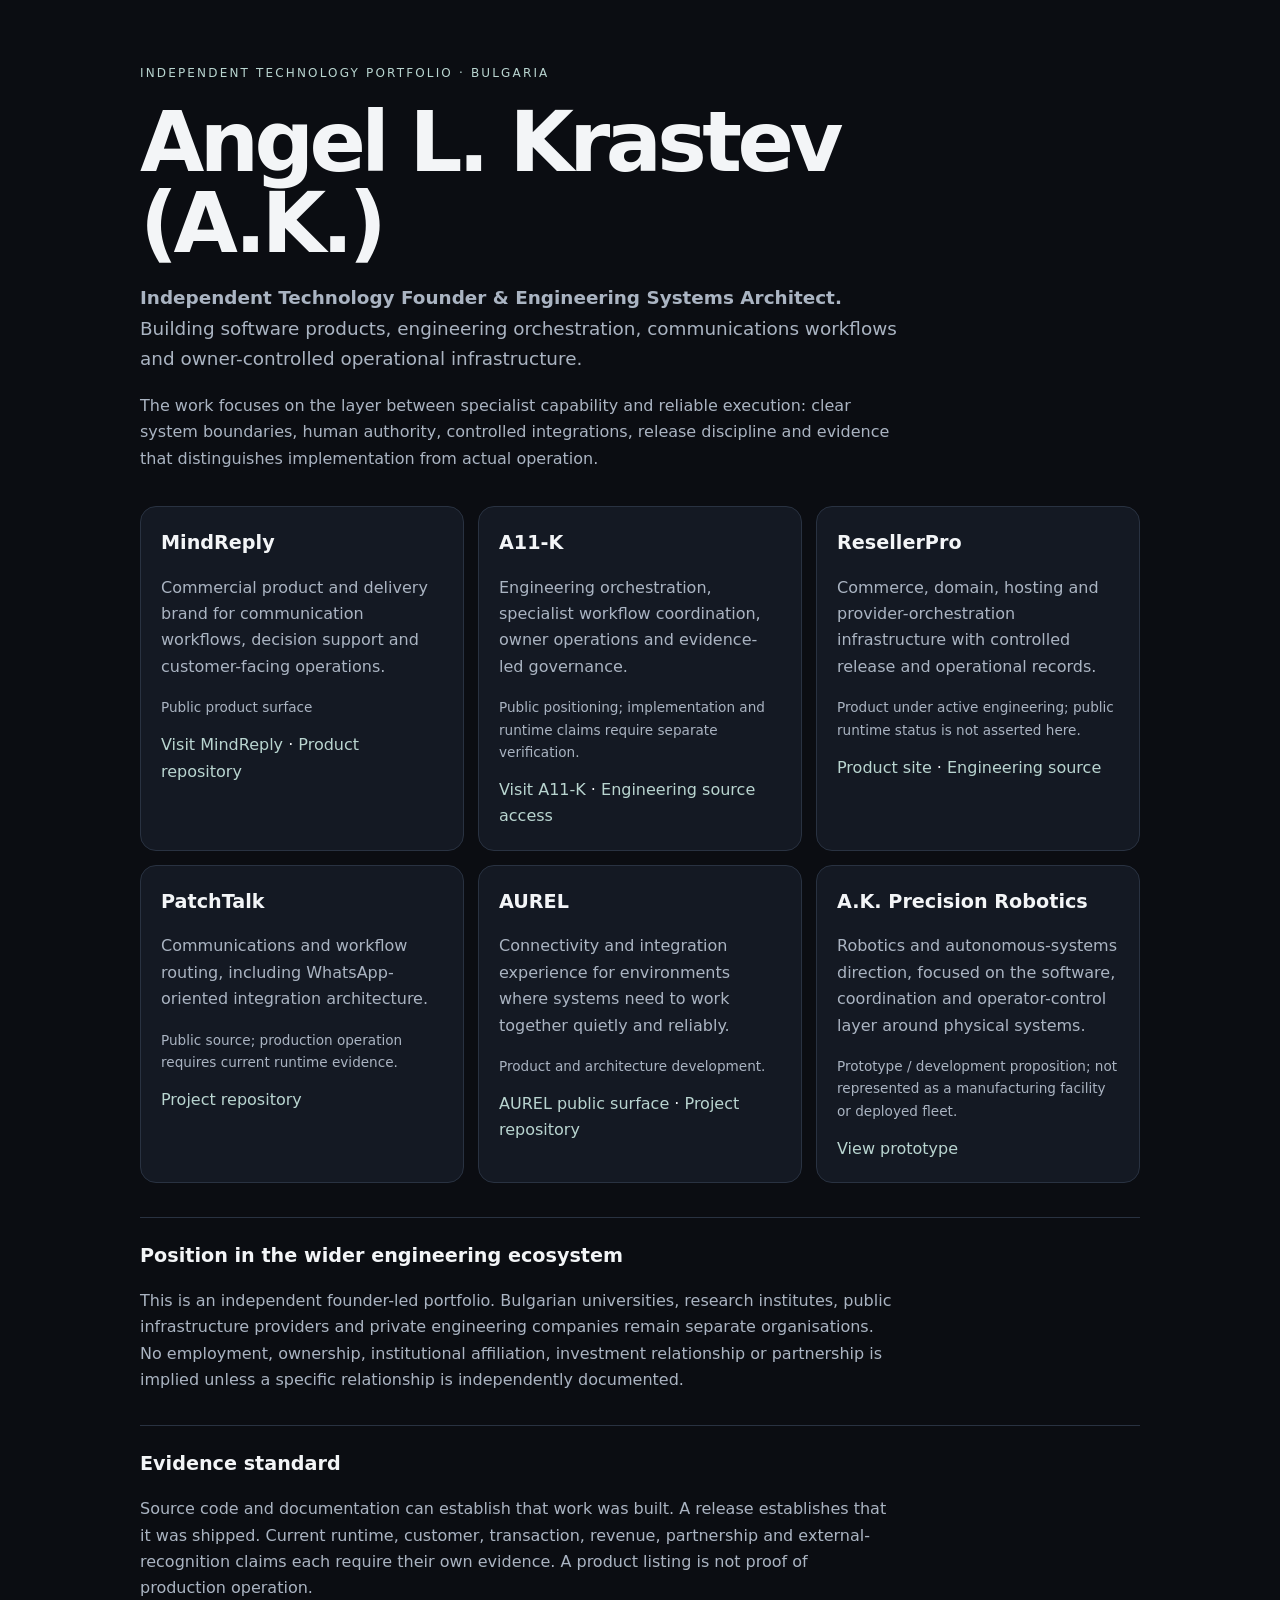
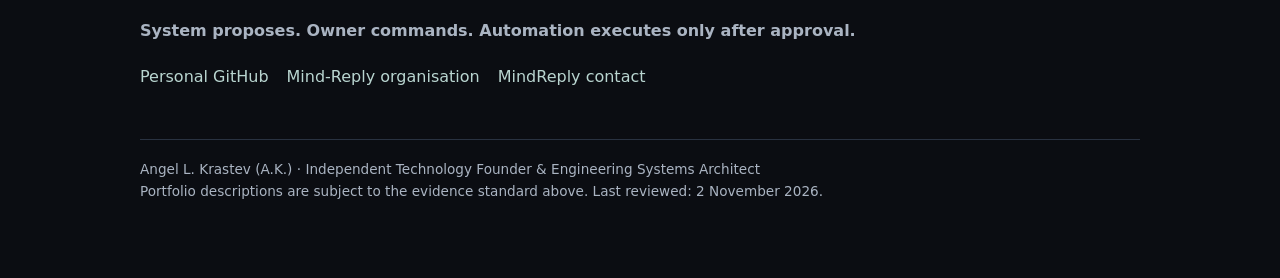
<file: index.html>
<!doctype html>
<html lang="en">
<head>
  <meta charset="utf-8">
  <meta name="viewport" content="width=device-width,initial-scale=1">
  <title>Angel L. Krastev (A.K.) | Technology Founder & Engineering Systems Architect</title>
  <meta name="description" content="Public portfolio of Angel L. Krastev (A.K.), an independent technology founder building software products, engineering orchestration and controlled operational systems from Bulgaria.">
  <meta name="author" content="Angel L. Krastev">
  <meta name="robots" content="index,follow">
  <link rel="canonical" href="https://mind-reply.github.io/angellllkr-eng.github.io/">
  <style>
    :root{color-scheme:dark;--bg:#0b0d12;--panel:#141923;--line:#293241;--text:#f3f5f7;--muted:#aab4c2;--accent:#b9d5d0}
    *{box-sizing:border-box}body{margin:0;background:var(--bg);color:var(--text);font:16px/1.65 Inter,system-ui,sans-serif}
    main{width:min(1000px,92vw);margin:auto;padding:64px 0 76px}
    .eyebrow{font-size:.75rem;letter-spacing:.18em;text-transform:uppercase;color:var(--accent)}
    h1{font-size:clamp(2.5rem,7vw,5.2rem);line-height:.98;letter-spacing:-.055em;margin:18px 0}
    h2{font-size:1.2rem;margin:0 0 10px}p{color:var(--muted);max-width:74ch}
    .lead{font-size:1.15rem;max-width:760px}
    .grid{display:grid;grid-template-columns:repeat(auto-fit,minmax(260px,1fr));gap:14px;margin:34px 0}
    article{background:var(--panel);border:1px solid var(--line);border-radius:16px;padding:20px}
    a{color:var(--accent);text-decoration:none}a:hover{text-decoration:underline}
    .meta{font-size:.85rem;color:var(--muted)}.rule{border-top:1px solid var(--line);padding-top:22px;margin-top:32px}
    .links{display:flex;flex-wrap:wrap;gap:18px;margin-top:20px}
    footer{border-top:1px solid var(--line);margin-top:48px;padding-top:18px;color:var(--muted);font-size:.85rem}
  </style>
</head>
<body>
<main>
  <div class="eyebrow">Independent technology portfolio · Bulgaria</div>
  <h1>Angel L. Krastev<br>(A.K.)</h1>
  <p class="lead"><strong>Independent Technology Founder &amp; Engineering Systems Architect.</strong> Building software products, engineering orchestration, communications workflows and owner-controlled operational infrastructure.</p>
  <p>The work focuses on the layer between specialist capability and reliable execution: clear system boundaries, human authority, controlled integrations, release discipline and evidence that distinguishes implementation from actual operation.</p>

  <section class="grid" aria-label="Portfolio">
    <article>
      <h2>MindReply</h2>
      <p>Commercial product and delivery brand for communication workflows, decision support and customer-facing operations.</p>
      <p class="meta">Public product surface</p>
      <a href="https://www.mind-reply.com/">Visit MindReply</a> ·
      <a href="https://github.com/Mind-Reply/mindreply-app">Product repository</a>
    </article>
    <article>
      <h2>A11-K</h2>
      <p>Engineering orchestration, specialist workflow coordination, owner operations and evidence-led governance.</p>
      <p class="meta">Public positioning; implementation and runtime claims require separate verification.</p>
      <a href="https://a11-k.space/">Visit A11-K</a> ·
      <a href="https://github.com/angellllkr-eng/A11-K">Engineering source access</a>
    </article>
    <article>
      <h2>ResellerPro</h2>
      <p>Commerce, domain, hosting and provider-orchestration infrastructure with controlled release and operational records.</p>
      <p class="meta">Product under active engineering; public runtime status is not asserted here.</p>
      <a href="https://resellerpro.app/">Product site</a> ·
      <a href="https://github.com/angellllkr-eng/resellerpro-platform">Engineering source</a>
    </article>
    <article>
      <h2>PatchTalk</h2>
      <p>Communications and workflow routing, including WhatsApp-oriented integration architecture.</p>
      <p class="meta">Public source; production operation requires current runtime evidence.</p>
      <a href="https://github.com/Mind-Reply/whatsapp-ai-router">Project repository</a>
    </article>
    <article>
      <h2>AUREL</h2>
      <p>Connectivity and integration experience for environments where systems need to work together quietly and reliably.</p>
      <p class="meta">Product and architecture development.</p>
      <a href="https://aurel.a11-k.space/">AUREL public surface</a> ·
      <a href="https://github.com/Mind-Reply/Aurel">Project repository</a>
    </article>
    <article>
      <h2>A.K. Precision Robotics</h2>
      <p>Robotics and autonomous-systems direction, focused on the software, coordination and operator-control layer around physical systems.</p>
      <p class="meta">Prototype / development proposition; not represented as a manufacturing facility or deployed fleet.</p>
      <a href="https://akrobotics-nomrdbew.manus.space/">View prototype</a>
    </article>
  </section>

  <section class="rule">
    <h2>Position in the wider engineering ecosystem</h2>
    <p>This is an independent founder-led portfolio. Bulgarian universities, research institutes, public infrastructure providers and private engineering companies remain separate organisations. No employment, ownership, institutional affiliation, investment relationship or partnership is implied unless a specific relationship is independently documented.</p>
  </section>

  <section class="rule">
    <h2>Evidence standard</h2>
    <p>Source code and documentation can establish that work was built. A release establishes that it was shipped. Current runtime, customer, transaction, revenue, partnership and external-recognition claims each require their own evidence. A product listing is not proof of production operation.</p>
    <p><strong>System proposes. Owner commands. Automation executes only after approval.</strong></p>
  </section>

  <nav class="links" aria-label="Public links">
    <a href="https://github.com/angellllkr-eng">Personal GitHub</a>
    <a href="https://github.com/Mind-Reply">Mind-Reply organisation</a>
    <a href="https://www.mind-reply.com/contact">MindReply contact</a>
  </nav>

  <footer>
    <div>Angel L. Krastev (A.K.) · Independent Technology Founder &amp; Engineering Systems Architect</div>
    <div>Portfolio descriptions are subject to the evidence standard above. Last reviewed: 2 November 2026.</div>
  </footer>
</main>
</body>
</html>
</file>
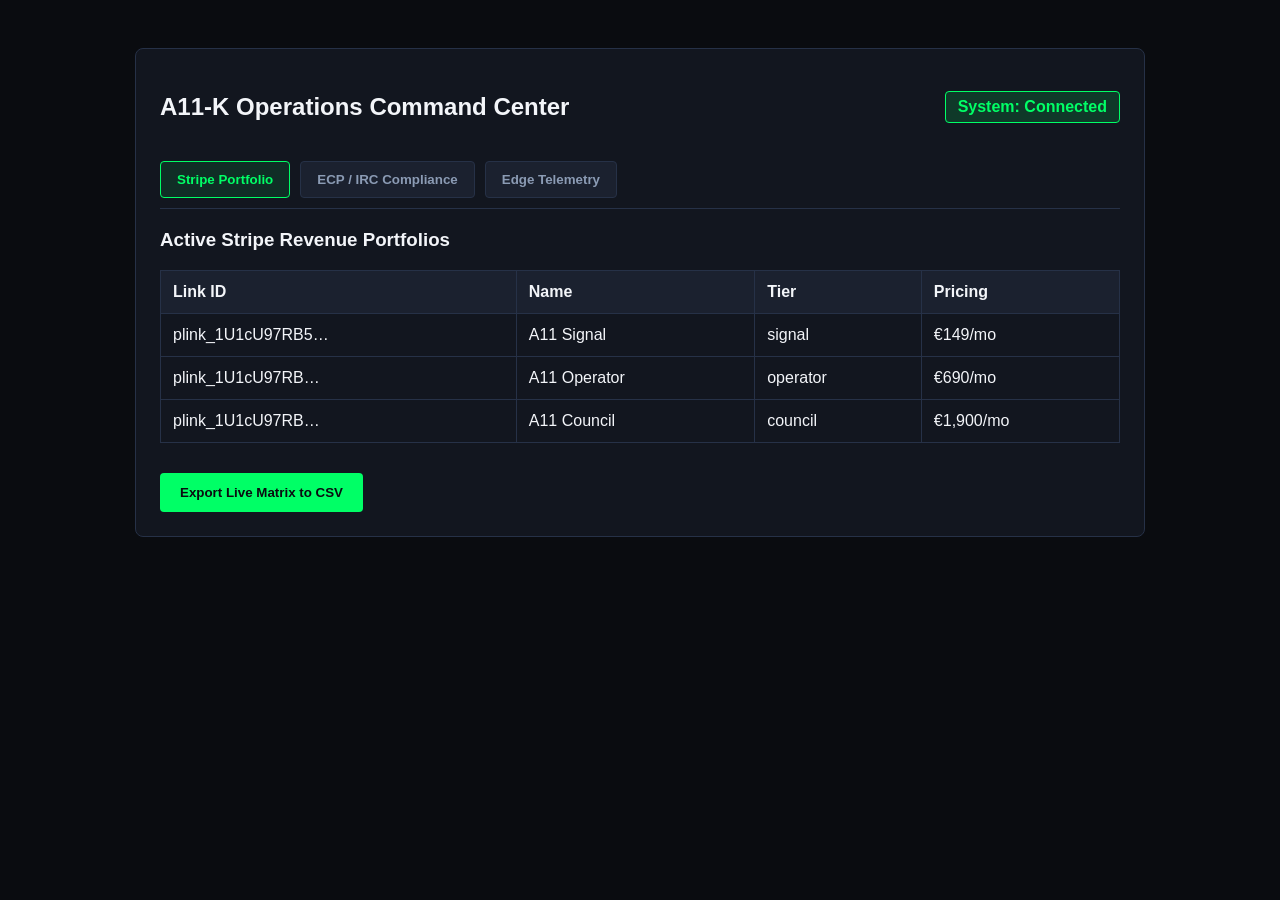
<file: security-gateway/index.html>
<!DOCTYPE html>
<html lang="en">
<head>
    <meta charset="UTF-8">
    <meta name="viewport" content="width=device-width, initial-scale=1.0">
    <title>A11-K Operations Command Center</title>
    <link rel="stylesheet" href="css/a11k-branding.css">
</head>
<body>
    <div class="a11k-command-wrapper">
        <div class="header-main">
            <h2>A11-K Operations Command Center</h2>
            <div class="status-badge">System: Connected</div>
        </div>

        <div class="nav-tabs">
            <button class="tab-btn active" data-tab="portfolio">Stripe Portfolio</button>
            <button class="tab-btn" data-tab="compliance">ECP / IRC Compliance</button>
            <button class="tab-btn" data-tab="telemetry">Edge Telemetry</button>
        </div>

        <div id="portfolio" class="tab-content active">
            <h3>Active Stripe Revenue Portfolios</h3>
            <table class="data-table">
                <thead>
                    <tr><th>Link ID</th><th>Name</th><th>Tier</th><th>Pricing</th></tr>
                </thead>
                <tbody>
                    <tr><td>plink_1U1cU97RB5…</td><td>A11 Signal</td><td>signal</td><td>€149/mo</td></tr>
                    <tr><td>plink_1U1cU97RB…</td><td>A11 Operator</td><td>operator</td><td>€690/mo</td></tr>
                    <tr><td>plink_1U1cU97RB…</td><td>A11 Council</td><td>council</td><td>€1,900/mo</td></tr>
                </tbody>
            </table>
            <button class="action-btn" id="exportBtn">Export Live Matrix to CSV</button>
        </div>

        <div id="compliance" class="tab-content">
            <h3>Engineering Changes &amp; Tax Verification</h3>
            <p><strong>Active Blueprint:</strong> Project Obsidian Phase II (ECP-2026-08)</p>
            <ul>
                <li>IRC Section 41 (R&amp;D Credits): Qualified</li>
                <li>IRC Section 168 (Bonus Depreciation): Active</li>
            </ul>
        </div>

        <div id="telemetry" class="tab-content">
            <h3>Edge Latency &amp; Network Ingress</h3>
            <div class="terminal-box">
                [SYSTEM LOG] Core system modules fully operational.<br>
                [SECURITY] Local Express firewall active on port 5000.<br>
                [UXP CORE] Ed25519 signature checks running in background state.
            </div>
        </div>
    </div>
    <script src="js/a11k-exporter.js"></script>
    <script>
        document.querySelectorAll('.tab-btn').forEach(btn => {
            btn.addEventListener('click', () => {
                document.querySelectorAll('.tab-content').forEach(el => el.classList.remove('active'));
                document.querySelectorAll('.tab-btn').forEach(el => el.classList.remove('active'));
                document.getElementById(btn.dataset.tab).classList.add('active');
                btn.classList.add('active');
            });
        });
        document.getElementById('exportBtn').addEventListener('click', () => A11kDataExporter.exportTable('portfolio'));
    </script>
</body>
</html>
</file>
<file: security-gateway/css/a11k-branding.css>
:root {
    --bg-primary: #0a0c10;
    --bg-secondary: #12161f;
    --accent-green: #00ff66;
    --border-color: #263147;
    --text-main: #f3f5f9;
}
body { background-color: var(--bg-primary); color: var(--text-main); font-family: sans-serif; padding: 40px; }
.a11k-command-wrapper { background: var(--bg-secondary); padding: 24px; border-radius: 8px; border: 1px solid var(--border-color); max-width: 960px; margin: 0 auto; }
.header-main { display: flex; justify-content: space-between; align-items: center; margin-bottom: 20px; }
.status-badge { background: rgba(0,255,102,0.15); color: var(--accent-green); padding: 6px 12px; border-radius: 4px; font-weight: bold; border: 1px solid var(--accent-green); }
.nav-tabs { display: flex; gap: 10px; margin-bottom: 20px; border-bottom: 1px solid var(--border-color); padding-bottom: 10px; }
.tab-btn { background: #1b212f; border: 1px solid var(--border-color); color: #8b9bb4; padding: 10px 16px; border-radius: 4px; cursor: pointer; font-weight: bold; }
.tab-btn.active { background: rgba(0,255,102,0.1); color: var(--accent-green); border-color: var(--accent-green); }
.tab-content { display: none; }
.tab-content.active { display: block; }
.data-table { width: 100%; border-collapse: collapse; margin: 15px 0; }
.data-table th, .data-table td { border: 1px solid var(--border-color); padding: 12px; text-align: left; }
.data-table th { background: #1b212f; }
.terminal-box { background: #05070a; padding: 16px; border-radius: 4px; font-family: monospace; color: #a4b1cd; line-height: 1.6; }
.action-btn { background: var(--accent-green); color: #0a0c10; border: none; padding: 12px 20px; border-radius: 4px; font-weight: bold; cursor: pointer; margin-top: 15px; }
</file>
